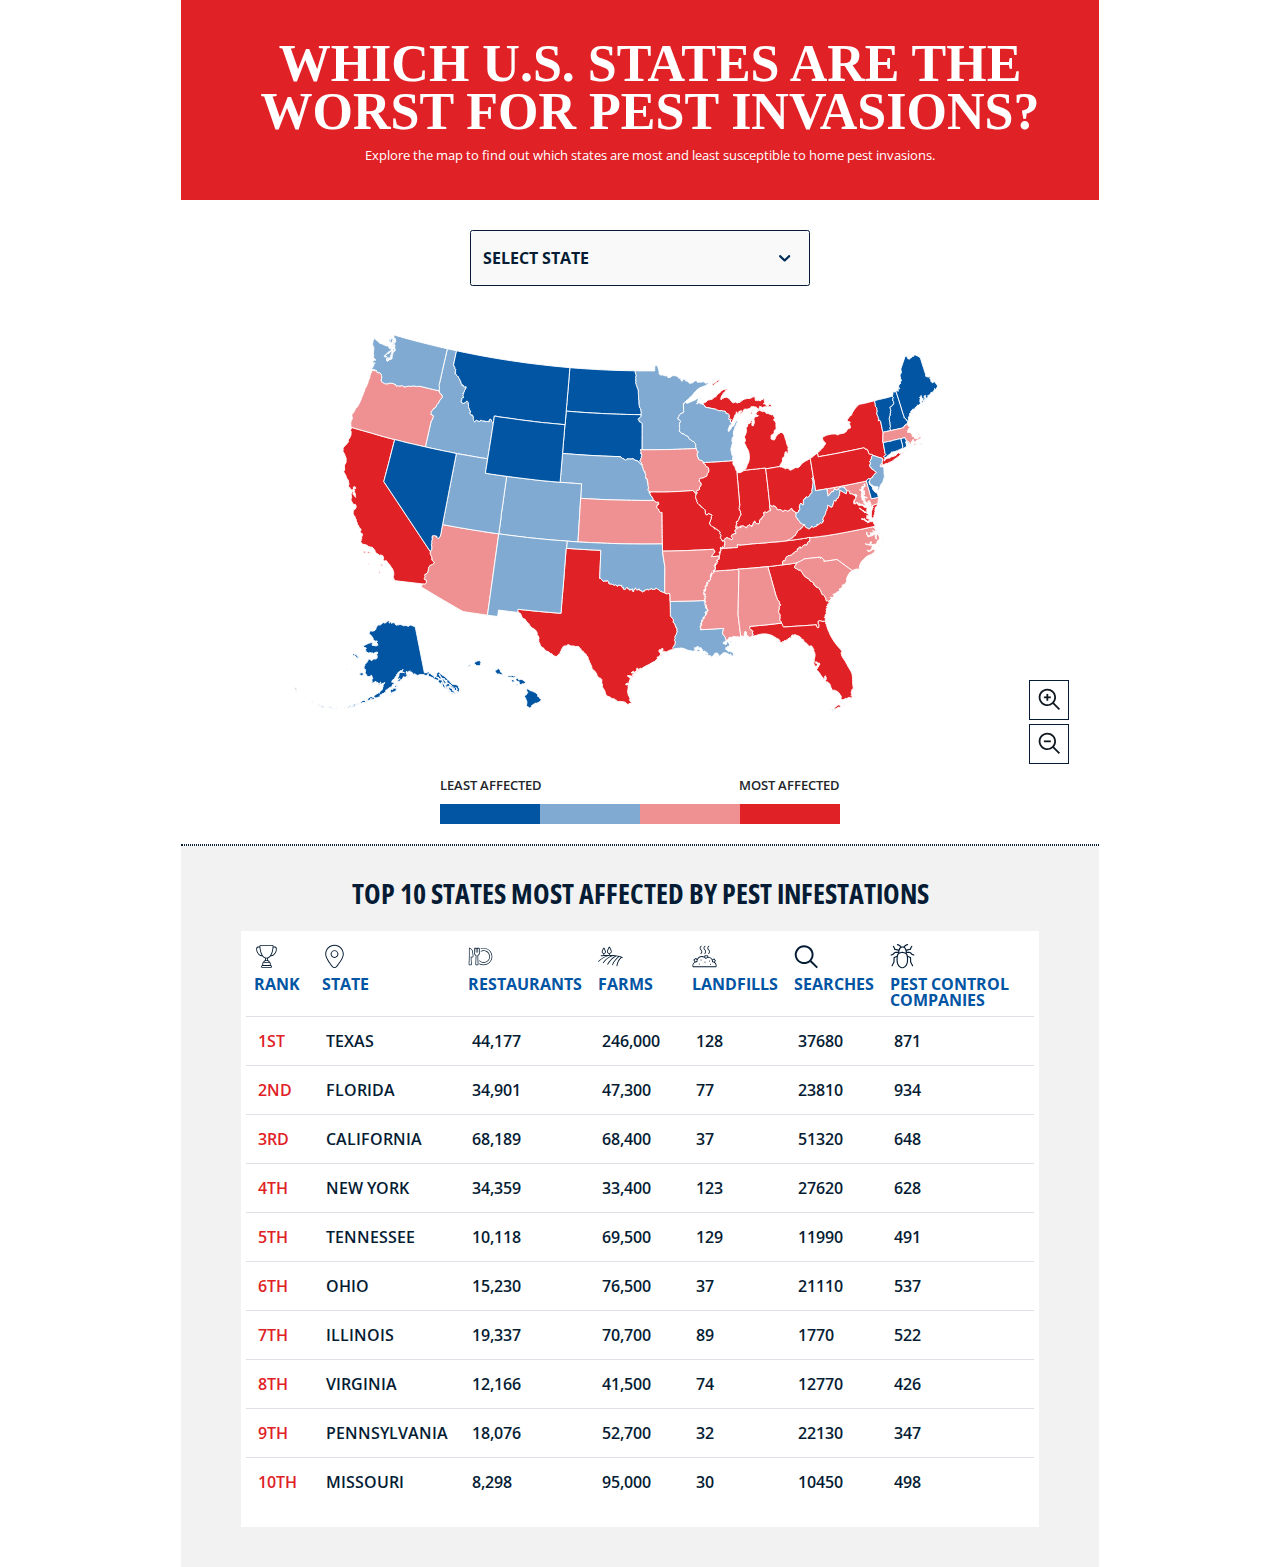
<file: map-one/index.html>
<!DOCTYPE html>
<html lang="en">

<head>
  <meta charset="UTF-8">
  <meta http-equiv="X-UA-Compatible" content="IE=edge">
  <meta name="viewport" content="width=device-width, initial-scale=1.0">
  <title>Most Common Pests States</title>

  <link rel="preconnect" href="https://fonts.googleapis.com" />
  <link rel="preconnect" href="https://fonts.gstatic.com" crossorigin />
  <link href="https://fonts.googleapis.com/css2?family=Open+Sans:wght@300;400;500;600;700;800&display=swap"
    rel="stylesheet" />

  <link rel="preconnect" href="https://fonts.googleapis.com">
  <link rel="preconnect" href="https://fonts.gstatic.com" crossorigin>
  <link href="https://fonts.googleapis.com/css2?family=Open+Sans:ital,wght@0,300..800;1,300..800&display=swap"
    rel="stylesheet">

  <link rel="stylesheet" href="./libs/css/tippy.min.css" />
  <link rel="stylesheet" href="./libs/css/swiper-bundle.min.css" />
  <link rel="stylesheet" href="./libs/css/choices.min.css" />
  <link rel="stylesheet" href="./libs/css/bootstrap.min.css" />
  <link rel="stylesheet" href="./styles/main.css" />
</head>

<body>
  <div class="container" id="root">
    <header>
      <div class="titles">
        <h1 class="main-title">Which U.S. States Are the Worst for Pest Invasions?</h1>
        <p class="sub-title">Explore the map to find out which states are most and least susceptible to home pest
          invasions. </p>
      </div>

    </header>

    <main>
      <div class="tab-content">

        <!-- OVERALL -->
        <div class="tab-pane fade show active overall-content" id="overall_content" role="tabpanel"
          aria-labelledby="overall-tab">
          <div class="map-content">
            <div class="dropdown">
              <select id="categories_select"></select>
            </div>

            <div class="overall-map">
              <div id="overall_map"></div>
              <div class="btn-zooms">
                <div class="mb-1">
                  <button class="btn btn-rect" id="zoom_in">
                    <img src="./images/zoom-in.svg">
                  </button>
                </div>

                <div>
                  <button class="btn btn-rect" id="zoom_out">
                    <img src="./images/zoom-out.svg">
                  </button>
                </div>
              </div>
              <div class="score-div">
                <label class="score-text">least affected</label>
                <label class="score-text">Most affected</label>
              </div>
              <div class="rank-line">
                <div class="rank-box first-rect"></div>
                <div class="rank-box second-rect"></div>
                <div class="rank-box third-rect"></div>
                <div class="rank-box fourth-rect"></div>
              </div>


            </div>

          </div>

          <div class="wrap-line"></div>
          <div class="table-div">
            <div class="table-title"></div>

            <div class="table-box">
              <div class="table-content">
                <div class="table" id="table">


                </div>
              </div>

            </div>
          </div>
        </div>

        <!-- STATES -->

        <div class="tab-pane fade state-content" id="state_content" role="tabpanel" aria-labelledby="state-tab">
          <div class="row m-0 state-content-row">
            <div class="col-12 col-sm-6 p-0">
              <div class="left-column">


                <div class="states-map">
                  <div id="state_map"></div>
                  <div id="state_map_legend"></div>
                </div>
              </div>
            </div>

            <div class="col-12 col-sm-6 p-0">
              <div class="right-column">
              </div>
            </div>
          </div>

          <footer>
            <img src="./images/excel-logo.svg" />
          </footer>
        </div>
      </div>
    </main>
  </div>
  <script src="./libs/js/jquery.js"></script>
  <script src="./libs/js/bootstrap.min.js"></script>
  <script src="./libs/js/popper.min.js"></script>
  <script src="./libs/js/tippy.min.js"></script>
  <script src="./libs/js/swiper-bundle.min.js"></script>
  <script src="./libs/js/d3.v7.min.js"></script>
  <script src="./libs/js/topojson-client.min.js"></script>
  <script src="./libs/js/choices.min.js"></script>
  <script src="./scripts/utils.js"></script>
  <script src="./scripts/us-map.js"></script>
  <script src="./scripts/main.js"></script>
</body>

</html>
</file>
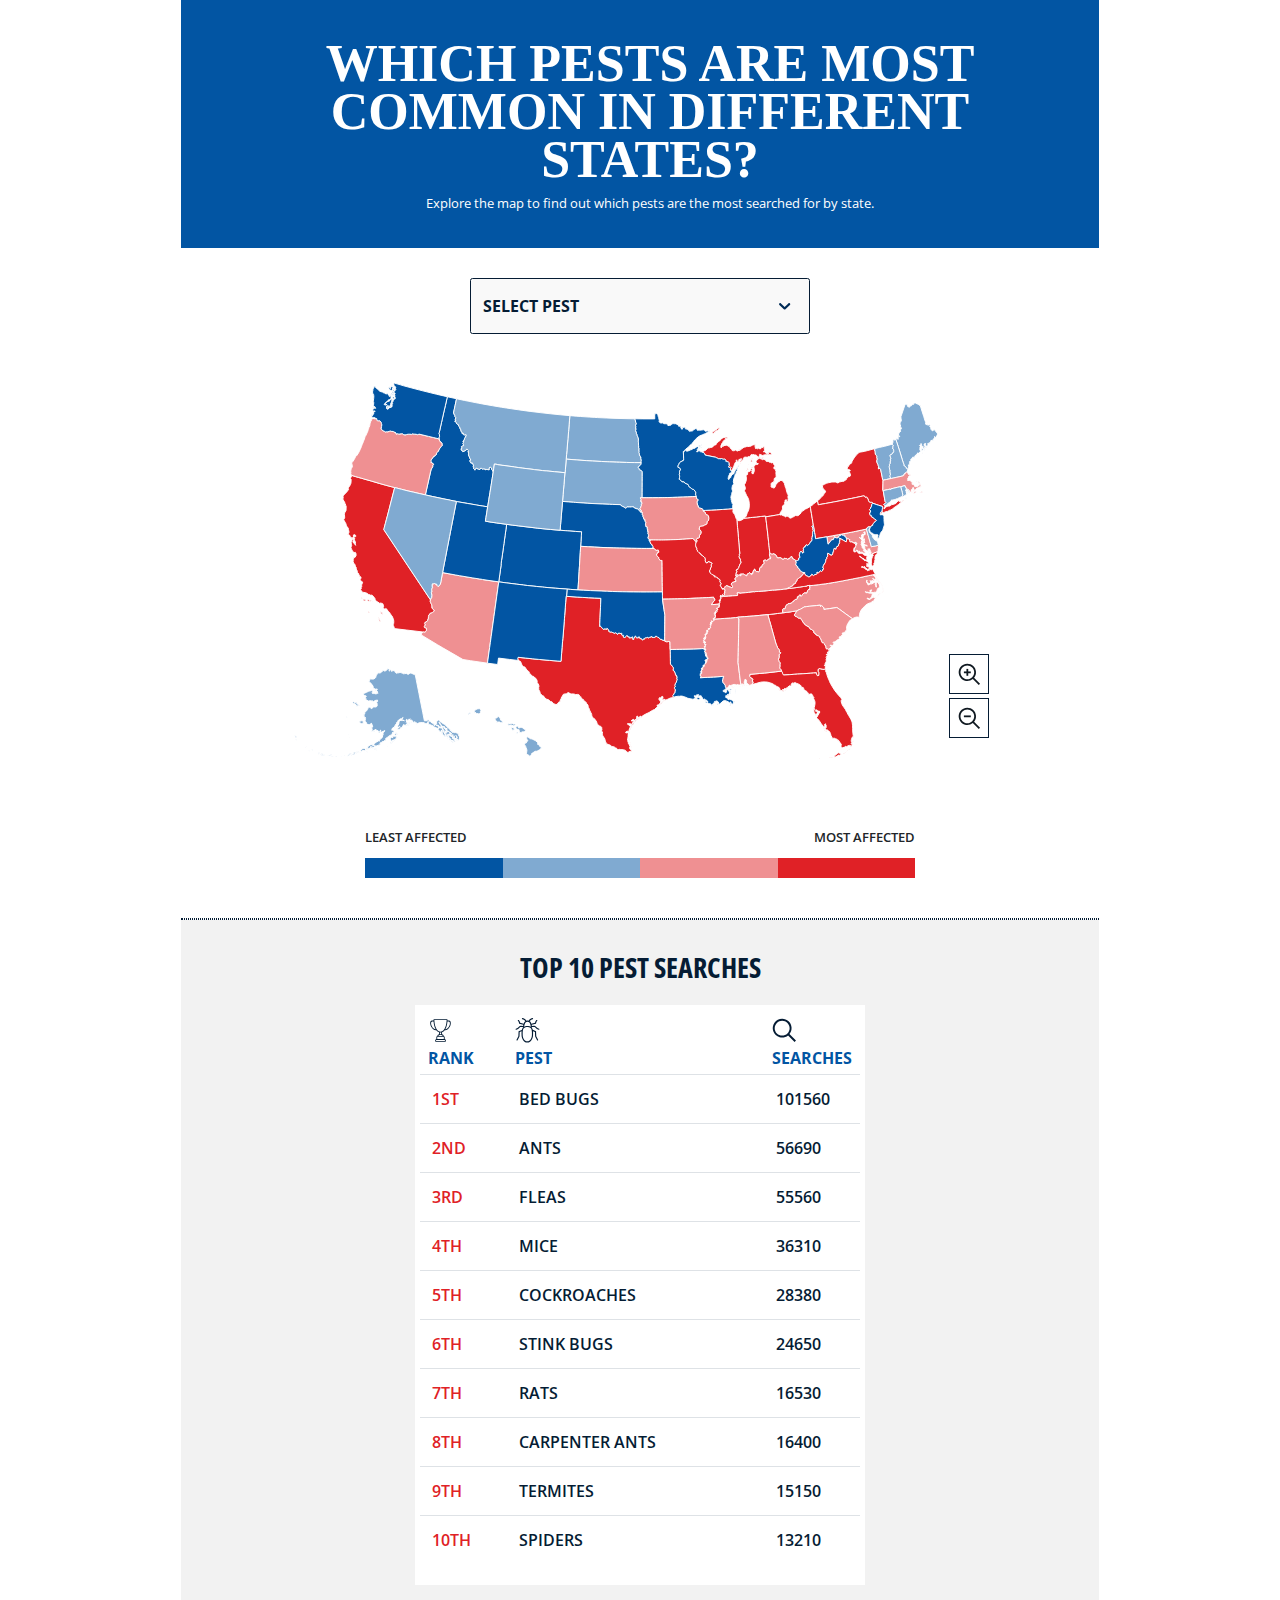
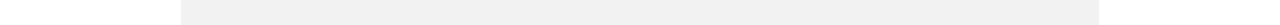
<file: map-two/index.html>
<!DOCTYPE html>
<html lang="en">

<head>
  <meta charset="UTF-8">
  <meta http-equiv="X-UA-Compatible" content="IE=edge">
  <meta name="viewport" content="width=device-width, initial-scale=1.0">
  <title>Most Common Pests States</title>

  <link rel="preconnect" href="https://fonts.googleapis.com" />
  <link rel="preconnect" href="https://fonts.gstatic.com" crossorigin />
  <link href="https://fonts.googleapis.com/css2?family=Open+Sans:wght@300;400;500;600;700;800&display=swap"
    rel="stylesheet" />

  <link rel="preconnect" href="https://fonts.googleapis.com">
  <link rel="preconnect" href="https://fonts.gstatic.com" crossorigin>
  <link href="https://fonts.googleapis.com/css2?family=Open+Sans:ital,wght@0,300..800;1,300..800&display=swap"
    rel="stylesheet">

  <link rel="stylesheet" href="./libs/css/tippy.min.css" />
  <link rel="stylesheet" href="./libs/css/swiper-bundle.min.css" />
  <link rel="stylesheet" href="./libs/css/choices.min.css" />
  <link rel="stylesheet" href="./libs/css/bootstrap.min.css" />
  <link rel="stylesheet" href="./styles/main.css" />
</head>

<body>
  <div class="container" id="root">
    <header>
      <div class="titles">
        <h1 class="main-title">Which Pests Are Most Common in Different States?</h1>
        <p class="sub-title">Explore the map to find out which pests are the most searched for by state.</p>
      </div>

    </header>

    <main>
      <div class="tab-content">

        <!-- OVERALL -->
        <div class="tab-pane fade show active overall-content" id="overall_content" role="tabpanel"
          aria-labelledby="overall-tab">
          <div class="map-content">
            <div class="dropdown">
              <select id="categories_select"></select>
            </div>

            <div class="overall-map">
              <div id="overall_map"></div>
              <div class="btn-zooms">
                <div class="mb-1">
                  <button class="btn btn-rect" id="zoom_in">
                    <img src="./images/zoom-in.svg">
                  </button>
                </div>

                <div>
                  <button class="btn btn-rect" id="zoom_out">
                    <img src="./images/zoom-out.svg">
                  </button>
                </div>
              </div>
              <div class="score-div">
                <label class="score-text">least affected</label>
                <label class="score-text">Most affected</label>
              </div>
              <div class="rank-line">
                <div class="rank-box first-rect"></div>
                <div class="rank-box second-rect"></div>
                <div class="rank-box third-rect"></div>
                <div class="rank-box fourth-rect"></div>
              </div>
            </div>

          </div>


          <div class="wrap-line"></div>


          <div class="table-div">
            <div class="table-title"></div>

            <div class="table-box">
              <div class="table-content">
                <div class="table" id="table"> </div>
              </div>
            </div>

          </div>


        </div>

      </div>
  </div>

  </div>
  </main>
  </div>
  <script src="./libs/js/jquery.js"></script>
  <script src="./libs/js/bootstrap.min.js"></script>
  <script src="./libs/js/popper.min.js"></script>
  <script src="./libs/js/tippy.min.js"></script>
  <script src="./libs/js/swiper-bundle.min.js"></script>
  <script src="./libs/js/d3.v7.min.js"></script>
  <script src="./libs/js/topojson-client.min.js"></script>
  <script src="./libs/js/choices.min.js"></script>
  <script src="./scripts/utils.js"></script>
  <script src="./scripts/us-map.js"></script>
  <script src="./scripts/main.js"></script>
</body>

</html>
</file>
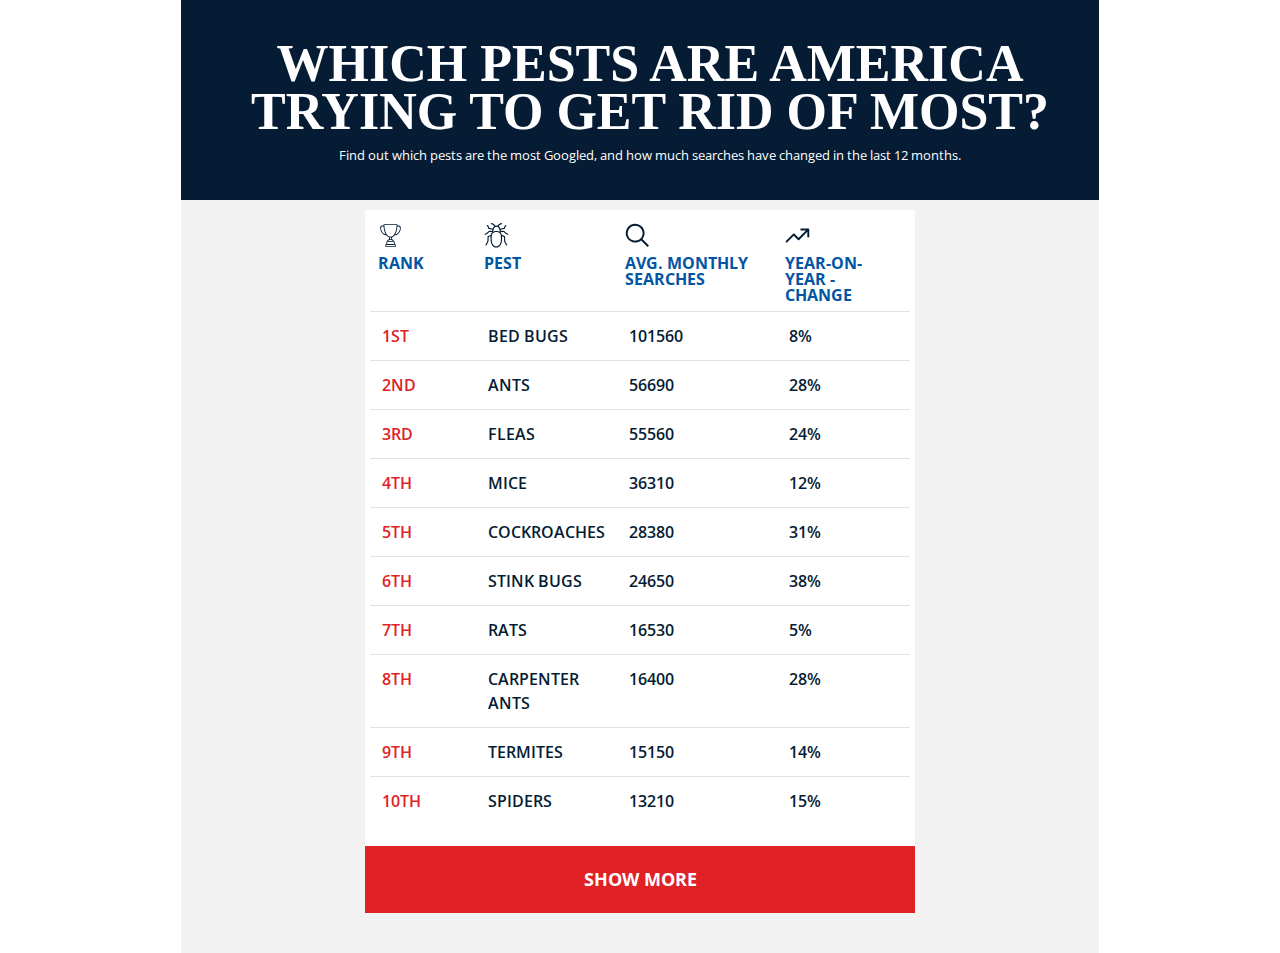
<file: table/index.html>
<!DOCTYPE html>
<html lang="en">

<head>
  <meta charset="UTF-8">
  <meta http-equiv="X-UA-Compatible" content="IE=edge">
  <meta name="viewport" content="width=device-width, initial-scale=1.0">
  <title>Most Common Pests States</title>

  <link rel="preconnect" href="https://fonts.googleapis.com" />
  <link rel="preconnect" href="https://fonts.gstatic.com" crossorigin />
  <link href="https://fonts.googleapis.com/css2?family=Open+Sans:wght@300;400;500;600;700;800&display=swap"
    rel="stylesheet" />

  <link rel="preconnect" href="https://fonts.googleapis.com">
  <link rel="preconnect" href="https://fonts.gstatic.com" crossorigin>
  <link href="https://fonts.googleapis.com/css2?family=Open+Sans:ital,wght@0,300..800;1,300..800&display=swap"
    rel="stylesheet">

  <link rel="stylesheet" href="./libs/css/tippy.min.css" />
  <link rel="stylesheet" href="./libs/css/swiper-bundle.min.css" />
  <link rel="stylesheet" href="./libs/css/choices.min.css" />
  <link rel="stylesheet" href="./libs/css/bootstrap.min.css" />
  <link rel="stylesheet" href="./styles/main.css" />
</head>

<body>
  <div class="container" id="root">
    <header>
      <div class="titles">

        <h1 class="main-title">Which pests are America <br /> trying to get rid of most?</h1>
        <h1 class="main-title-mobile">Which pests are America trying to get rid of most?</h1>
        <p class="sub-title">Find out which pests are the most Googled, and how much searches have changed in the last
          12 months.</p>
      </div>

    </header>

    <main>
      <div class="tab-content">

        <!-- OVERALL -->
        <div class="tab-pane fade show active overall-content" id="overall_content" role="tabpanel"
          aria-labelledby="overall-tab">


          <div class="table-div">
            <div class="table-box">
              <div class="table-content">
                <div class="table" id="table"> </div>
              </div>
              <div class="show-more" id="show_more">SHOW MORE</div>
            </div>

          </div>


        </div>

      </div>
  </div>

  </div>
  </main>
  </div>

  <script src="./libs/js/jquery.js"></script>
  <script src="./libs/js/bootstrap.min.js"></script>
  <script src="./libs/js/popper.min.js"></script>
  <script src="./libs/js/tippy.min.js"></script>
  <script src="./libs/js/swiper-bundle.min.js"></script>
  <script src="./libs/js/d3.v7.min.js"></script>
  <script src="./libs/js/topojson-client.min.js"></script>
  <script src="./libs/js/choices.min.js"></script>
  <script src="./scripts/utils.js"></script>
  <script src="./scripts/us-map.js"></script>
  <script src="./scripts/main.js"></script>
</body>

</html>
</file>
<file: map-one/styles/main.css>
:root {
  --dark-blue: #051C34;
  --blue: #012C57;
  --red: #E02126;
  --padding-desktop: 40px;
  --padding-mobile: 20px;

  --current-main-color: #0355A3;
  --current-main-color-state: #0355A3;
  --current-secondary-color-state: #E6EEF6;
  --swiper-navigation-size: 14px;
  --swiper-navigation-color: #ffffff;
  --swiper-pagination-color: #ffffff;
  --swiper-pagination-bullet-inactive-color: #E7E7E7;
  --swiper-pagination-bullet-inactive-opacity: 1;
}

@font-face {
  font-family: 'Open Sans Condensed';
  src: url(./fonts/OpenSans_Condensed-Bold.ttf);
}

.text-bold {
  font-weight: 700;
  font-size: 16px;
  line-height: 22px;
  color: var(--blue)
}


html,
body {
  font-family: "Open Sans", sans-serif;
}


/* Tooltip */
.tippy-box {
  background: transparent !important;
  padding: 0;
  box-shadow: 0px 8px 15px rgba(0, 0, 0, 0.2);
}

.tippy-content {
  padding: 0px !important;
  box-shadow: none !important;
  background: transparent;
}

.tippy-box .name-and-rank {
  background-color: white;
  border: 2px solid black;
  padding: 10px 12px;
  min-width: 150px;
  font-family: Open Sans Condensed;
  font-size: 20px;
  font-weight: 700;
  line-height: 26px;
  text-align: left;
  color: #051C34
}


.tippy-box .states-tooltip {
  background-color: white;
  padding: 4px 10px;
  white-space: nowrap;
}

.tippy-box .name-and-rank .name {
  font-weight: 700;
  font-size: 16px;
  line-height: 22px;
  color: #060633;
}

.tippy-box .name-and-rank .rank {
  font-weight: 400;
  font-size: 13.33px;
  line-height: 18px;
  color: var(--dark-blue)
}

.map-tooltip {
  display: flex;
}

.map-tooltip .btn {
  height: 60px;
  max-height: auto;
}

.map-tooltip .btn-wrap:first-of-type .btn {
  border-radius: 4px 0px 0px 4px;
}

.map-tooltip .btn-wrap:last-of-type .btn {
  border-radius: 0px 4px 4px 0px;
}

.tooltip-arrow-btn svg {
  pointer-events: none;
}


/* Layout */

.container {
  padding: 0px;
  max-width: 918px;
}

.left-column {
  padding: 24px 20px 0px 20px;
}

.overall-content footer {
  background-color: var(--dark-blue);
  text-align: center;
  padding: 12px;
}

.state-content {
  position: relative;
}

.state-content-row {
  background: linear-gradient(180deg, #E3F0FD 0%, rgba(227, 240, 253, 0) 100%);
}

.state-content footer {
  background-color: var(--dark-blue);
  padding: 150px 40px 20px 40px;
  position: absolute;
  bottom: -1px;
  left: 0px;
  z-index: 0;
  width: 100%;
  text-align: center;
}

header {
  background-color: var(--red);
}

header .titles {
  padding: var(--padding-mobile);
  color: #fff;
  text-align: center;
  padding: 40px 20px 20px 40px;

}

.main-title {
  font-family: DIN Condensed;
  font-size: 52px;
  font-weight: 700;
  line-height: 48px;
  text-align: center;
  text-transform: uppercase;
}

.sub-title {
  margin-top: 10px;
  font-weight: 400;
  font-size: 13.33px;
  line-height: 18px;
}

.nav-link {
  width: 100%;
  border: none;
  background-color: transparent;
  border-radius: 0px !important;
  font-weight: 600;
  border-bottom: 4px solid #aaafc7;
  font-weight: 600;
  font-size: 16px;
  line-height: 22px;
  padding: 12px 1rem;
  color: #fff;
}

.nav-link:focus {
  outline: none;
}

.nav-link:hover {
  color: #fff;
}

.nav-link.active {
  border-bottom: 4px solid #e34053;
  background-color: transparent !important;
}

/* Category slider */
.categories-slider {
  padding: 20px 20px;
}

.category-slide {
  height: 52px;
  width: calc(100vw - 44px * 2 - 20px * 2);
  background-color: #fff;
  opacity: 0.4;
  color: var(--blue);
  text-align: left;
  display: flex;
  align-items: center;
  border-radius: 0px;
}

.category-slide .category-label {
  color: var(--blue);
  font-weight: 700;
  font-size: 13px;
  line-height: 18px;
  margin-left: 8px;
}

.category-slide.swiper-slide-active {
  opacity: 1;
}

.category-slide-prev {
  background: var(--dark-blue);
  border: 1.5px solid var(--dark-blue);
  border-radius: 4px 0px 0px 4px;
  height: 52px;
  width: 44px;
  left: 0;
  top: 0;
  margin-top: 0px;
}

.category-slide-next {
  background: var(--dark-blue);
  border: 1.5px solid var(--dark-blue);
  border-radius: 0px 4px 4px 0px;
  right: 0;
  top: 0;
  height: 52px;
  width: 44px;
  margin-top: 0px;
}

/* End of category slider */

/* overall map */

.state.highlighted {
  fill: #051C34;
}

.overall-map {
  padding: 0px;
  position: relative;
}

.legend .legend-rect {
  width: 100%;
  border-radius: 4px;
  height: 16px;
  margin-bottom: 8px;
}

.legend .legend-labels {
  display: flex;
  width: 100%;
  align-items: center;
  justify-content: space-between;
  font-weight: 600;
  font-size: 13.33px;
  line-height: 15px;
  color: #192435;
}

.overall-map .legend {
  width: 100%;
  margin: 0 auto;
}

/* rank div */
.score-div {
  display: flex;
  margin: 0 auto;
  max-width: 350px;
  justify-content: space-between;
}

.score-text {
  text-transform: uppercase;
  font-size: 13px;
  font-weight: 600;
  text-align: left;
  font-family: 'Open Sans'
}

.rank-line {
  margin: 0 auto;
  margin-bottom: 20px;
  display: flex;
  max-width: 350px;
}

.rank-value {
  color: #E02126
}

.rank-box {
  width: 25%;
}

.first-rect {
  background-color: #0255A3;
  padding: 10px;
}

.second-rect {
  background-color: #0255A3;
  opacity: 50%;
}

.third-rect {
  background-color: #E02126;
  opacity: 50%;
}

.fourth-rect {
  background-color: #E02126;
}


/* End of overall map */


/* States map */

.states-map {
  display: none;
}

/* End of states map */

/* Start of table */

.table-div {
  padding: 5px;
  font-family: 'Open Sans Condensed' !important
}

.table-box {
  background-color: #ffffff;
  width: 100%;
  margin: 0 auto;
  text-transform: uppercase;
}

.table-row {
  display: flex;
  align-items: center;
  height: 35px;
  font-family: "Open Sans", sans-serif;
  border-bottom: 0.5px solid #C4C4C4;
  width: 100%;
  padding: 0px 6px;
  cursor: pointer;
}

.table-body-row {
  font-family: "Open Sans";
  font-size: 16px;
  font-weight: 600;
  text-align: left;
  color: #051C34
}

.table-body-row td {
  font-family: "Open Sans" sans-serif;
}

.table-icon {
  width: 25px;
  height: 25px;
}

.table-cell {
  font-family: "Open Sans", sans-serif;
  text-transform: uppercase
}

.header-box {
  font-family: 'Open Sans', sans-serif;
  font-size: 16px;
  font-weight: 700;
  line-height: 16px;
  text-align: left;
}

.header-label {
  margin-top: 7px;
  font-family: 'Open Sans';
  font-size: 16px;
  font-weight: 700;
  text-align: left;
  color: #0255A3
}

.table-label {
  margin-top: 2px;
  font-family: "Open Sans", sans-serif;
  font-size: 16px;
  font-weight: 700;
  line-height: 40px;
  text-align: left;
  color: #0255A3;
  text-transform: uppercase
}

.table-header-row th {
  border-top: none !important
}

tr td:first-child {
  color: #E02126;
}

.table th {
  padding: 0.50rem !important
}

.table-row:not([data-value="overall"]):hover .rank {
  font-weight: 800;
}

.table-row:not([data-value="overall"]):hover .name {
  font-weight: 800;
}

.table-content {
  padding: 5px;
  font-family: "Open Sans", sans-serif;
  overflow-x: auto;
  max-width: 500px
}

/* End of table */


.map-content {
  padding: 10px 10px 0px 10px;
  background-color: #ffffff
}

/* Dropdown */

.dropdown {
  width: 340px;
  margin: 20px auto;
  z-index: 999;
}


.choice-label {
  display: flex;
  align-items: center;
  gap: 10px;
}

.choices__inner {
  text-transform: uppercase;
  height: 56px;
  border: 1.5px solid #051C34;
  color: var(--dark-blue);
  font-style: normal;
  font-weight: 700;
  font-size: 16px;
  line-height: 20px;
}

.choices__list--single {
  height: 100%;
  display: flex;
  align-items: center;
  padding-right: 24px;
}

.choices__list--single .choices__item {
  max-width: 100%;
  white-space: nowrap;
  overflow: hidden;
  text-overflow: ellipsis;
  text-transform: uppercase;
}

.is-open .choices__inner,
.is-focused .choices__inner {
  border: 1.5px solid var(--dark-blue);
}

.choices[data-type*="select-one"]:after {
  border-color: transparent;
  border-width: 0px;
  margin-top: 0px;
  background-image: url("../images/arrow.svg");
  background-repeat: no-repeat;
  background-size: 12px 7px;
  background-position: center;
  right: 0px;
  top: 0px;
  width: 50px;
  text-transform: uppercase;
  height: 100%;
  transform-origin: center;
}


.choices.is-open.is-focused:after {
  border-color: transparent;
  transform: rotate(180deg);
  margin-top: 0px;
}


.choices__list--dropdown {
  margin-top: 0px;
  border: 2px solid var(--dark-blue) !important;
}

.choices__list--dropdown .choices__item {
  font-weight: 600;
  font-size: 16px;
  line-height: 22px;
  text-transform: uppercase;
  padding-left: 40px;
}

.choices__list--dropdown .choices__item[data-value=''] {
  display: none;
}

.choices__list--dropdown .choices__item.is-selected {
  background-color: var(--red);
  color: #ffffff;
}


.choices__list--single .choices__item:before {
  content: "";
  background-color: var(--overall);
  width: 40px;
  height: 40px;
  position: absolute;
  left: 8px;
  top: 8px;
}

.choices__list .choices__item--choice:before {
  content: "";
  background-repeat: no-repeat;
  background-size: 40px 40px;
  background-position: center;
  width: 40px;
  height: 40px;
  position: absolute;
  left: 8px;
  top: 8px;
}

/* buttons */
.btn-zooms {
  position: absolute;
  right: 20px;
  bottom: 60px;
}

.btn.focus,
.btn:focus {
  outline: none !important;
  box-shadow: none !important
}

.btn-rect {
  border: 1px solid #051C34;
  background: #FFF;
  border-radius: 0 !important;
  width: 40px;
  height: 40px;
  padding: 6px;
  display: flex;
  align-items: center;
  justify-content: center;
  pointer-events: all;
}

.wrap-line {
  border: 1px dotted #051C34;
}

.table-title {
  text-transform: uppercase;
  margin-top: 30px;
  font-family: 'Open Sans Condensed';
  font-size: 28px;
  font-weight: 700 !important;
  line-height: 35px;
  text-align: center;
  margin: 20px 0px;
  color: var(--dark-blue)
}

.is-highlighted,
.is-selected {
  background-color: var(--red) !important;
  color: #fff
}

.choices__list .choices__item--choice:hover {
  background-color: var(--red)
}

/* Choices  */

@media (min-width: 576px) {
  .container {
    padding: 0px;
    width: 100%
  }

  .overall-map {
    padding: 20px 20px 0px 20px;
    position: relative;
  }

  .table-row:nth-child(n + 6) {
    margin-left: 20px;
  }

  .table th {
    padding: 0.50rem !important
  }

  .table-content {
    padding: 5px;
    font-family: "Open Sans", sans-serif;
    max-width: 100%
  }

  .table-box {
    background-color: #ffffff;
    width: 789px;
    margin: 0 auto;
    text-transform: uppercase;
  }

  .table-div {
    padding: 10px 40px 40px 40px;
    background-color: #F2F2F2;
  }

  .table-row:nth-child(5),
  .table-row:nth-child(10) {
    border-bottom: none;
  }

  .overall-map .legend {
    width: 50%;
    margin: 0 auto;
  }

  .states-map {
    padding-top: 20px;
    display: block;
  }

  .left-column {
    padding: 30px 0px 30px 30px;
  }

  .states-slider .swiper-slide-prev {
    opacity: 0;
  }

  .state-content-row {
    background: linear-gradient(180deg, #E3F0FD 0%, rgba(227, 240, 253, 0) 20%, rgba(227, 240, 253, 0) 100%);
  }

  .state-content footer {
    padding: 110px 40px 24px 40px;
    text-align: left;
  }

  .states-slider .swiper {
    padding: 30px 0px 5px 0px;
  }

  .rank-line {
    margin: 0 auto;
    margin-bottom: 20px;
    display: flex;
    max-width: 400px;
  }

  .score-div {
    display: flex;
    margin: 0 auto;
    max-width: 400px;
    justify-content: space-between;
  }
}
</file>
<file: map-two/styles/main.css>
:root {
  --dark-blue: #051C34;
  --blue: #0255A3;
  --red: #E02126;
  --padding-desktop: 40px;
  --padding-mobile: 20px;

  --current-main-color: #0355A3;
  --current-main-color-state: #0355A3;
  --current-secondary-color-state: #E6EEF6;
  --swiper-navigation-size: 14px;
  --swiper-navigation-color: #ffffff;
  --swiper-pagination-color: #ffffff;
  --swiper-pagination-bullet-inactive-color: #E7E7E7;
  --swiper-pagination-bullet-inactive-opacity: 1;
}

.text-bold {
  font-weight: 700;
  font-size: 16px;
  line-height: 22px;
  color: var(--blue)
}


@font-face {
  font-family: 'Open Sans Condensed';
  src: url(./fonts/OpenSans_Condensed-Bold.ttf);
}



html,
body {
  font-family: "Open Sans", sans-serif;
}


/* Tooltip */
.tippy-box {
  background: transparent !important;
  padding: 0;
  box-shadow: 0px 8px 15px rgba(0, 0, 0, 0.2);
}

.tippy-content {
  padding: 0px !important;
  box-shadow: none !important;
  background: transparent;
}

.tippy-box .name-and-rank {
  background-color: white;
  border: 2px solid black;
  padding: 10px 12px;
  min-width: 150px;
  font-family: Open Sans Condensed;
  font-size: 20px;
  font-weight: 700;
  line-height: 26px;
  text-align: left;
  color: #051C34
}


.tippy-box .states-tooltip {
  background-color: white;
  padding: 4px 10px;
  white-space: nowrap;
}

.tippy-box .name-and-rank .name {
  font-weight: 700;
  font-size: 16px;
  line-height: 22px;
  color: #060633;
}

.tippy-box .name-and-rank .rank {
  font-weight: 400;
  font-size: 13.33px;
  line-height: 18px;
  color: var(--dark-blue)
}

.map-tooltip {
  display: flex;
}

.map-tooltip .btn {
  height: 60px;
  max-height: auto;
}

.map-tooltip .btn-wrap:first-of-type .btn {
  border-radius: 4px 0px 0px 4px;
}

.map-tooltip .btn-wrap:last-of-type .btn {
  border-radius: 0px 4px 4px 0px;
}

.tooltip-arrow-btn svg {
  pointer-events: none;
}

.top-10-table-tooltip {
  padding: 10px;
  border-radius: 40px;
  background-color: #fff;
}

.top-10-table-tooltip .stat-row {
  min-width: 280px;
  margin-bottom: 0px;
}

/* Tooltip */

/* Layout */

.container {
  padding: 0px;
  max-width: 918px;
}

.left-column {
  padding: 24px 20px 0px 20px;
}

.overall-content footer {
  background-color: var(--dark-blue);
  text-align: center;
  padding: 12px;
}

.state-content {
  position: relative;
}

.state-content-row {
  background: linear-gradient(180deg, #E3F0FD 0%, rgba(227, 240, 253, 0) 100%);
}

.state-content footer {
  background-color: var(--dark-blue);
  padding: 150px 40px 20px 40px;
  position: absolute;
  bottom: -1px;
  left: 0px;
  z-index: 0;
  width: 100%;
  text-align: center;
}

header {
  background-color: var(--blue);
}

header .titles {
  padding: var(--padding-mobile);
  color: #fff;
  text-align: center;
  padding: 40px 20px 20px 40px;

}

.main-title {
  font-family: DIN Condensed;
  font-size: 52px;
  font-weight: 700;
  line-height: 48px;
  text-align: center;
  text-transform: uppercase;
}

.sub-title {
  margin-top: 10px;
  font-weight: 400;
  font-size: 13.33px;
  line-height: 18px;
}

.nav-link {
  width: 100%;
  border: none;
  background-color: transparent;
  border-radius: 0px !important;
  font-weight: 600;
  border-bottom: 4px solid #aaafc7;
  font-weight: 600;
  font-size: 16px;
  line-height: 22px;
  padding: 12px 1rem;
  color: #fff;
}

.nav-link:focus {
  outline: none;
}

.nav-link:hover {
  color: #fff;
}

.nav-link.active {
  border-bottom: 4px solid #e34053;
  background-color: transparent !important;
}


/* End of category slider */

/* overall map */

.state.highlighted {
  fill: #051C34;
}

.overall-map {
  padding: 20px;
  position: relative;
}

.legend .legend-rect {
  width: 100%;
  border-radius: 4px;
  height: 16px;
  margin-bottom: 8px;
}

.legend .legend-labels {
  display: flex;
  width: 100%;
  align-items: center;
  justify-content: space-between;
  font-weight: 600;
  font-size: 13.33px;
  line-height: 15px;
  color: #192435;
}

.overall-map .legend {
  width: 100%;
  margin: 0 auto;
}

/* rank div */
.score-div {
  display: flex;
  margin: 0 auto;
  max-width: 350px;
  justify-content: space-between;
}

.score-text {
  text-transform: uppercase;
  font-size: 13px;
  font-weight: 600;
  line-height: 26px;
  text-align: left;

}

.rank-line {
  margin: 0 auto;
  margin-bottom: 20px;
  display: flex;
  max-width: 350px;
}

.rank-value {
  color: #E02126
}

.search-value {
  font-family: "Open Sans";
  font-size: 20px;
  font-weight: 600;
  line-height: 26px;
  text-align: left;
  margin-left: 5px;
}

.search-text {
  font-family: "Open Sans";
  font-size: 12px;
  font-weight: 600;
  text-align: left;
  margin-top: 7px;
}

.rank-box {
  width: 25%;
}

.first-rect {
  background-color: #0255A3;
  padding: 10px;
}

.second-rect {
  background-color: #0255A3;
  opacity: 50%;
}

.third-rect {
  background-color: #E02126;
  opacity: 50%;
}

.fourth-rect {
  background-color: #E02126;
}


/* End of overall map */


/* States map */

.states-map {
  display: none;
}

/* End of states map */


.rank {
  color: var(--red)
}

/* End of top 10 table */


.map-content {
  padding: 10px 10px 0px 10px;
  background-color: #ffffff
}

/* Start of table */

.table-div {
  padding: 5px;
  font-family: 'Open Sans Condensed' !important
}

.table-box {
  background-color: #ffffff;
  width: 100%;
  margin: 0 auto;
  text-transform: uppercase;
}

.table-row {
  display: flex;
  align-items: center;
  height: 35px;
  font-family: "Open Sans", sans-serif;
  border-bottom: 0.5px solid #C4C4C4;
  width: 100%;
  padding: 0px 6px;
  cursor: pointer;
}

.table-body-row {
  font-family: "Open Sans";
  font-size: 16px;
  font-weight: 600;
  text-align: left;
  color: #051C34
}

.table-body-row td {
  font-family: "Open Sans" sans-serif;
}

.table-icon {
  width: 25px;
  height: 25px;
}

.table-cell {
  font-family: "Open Sans", sans-serif;
  text-transform: uppercase
}

.header-box {
  font-family: 'Open Sans', sans-serif;
  font-size: 16px;
  font-weight: 700;
  line-height: 16px;
  text-align: left;
}

.header-label {
  margin-top: 7px;
  font-family: 'Open Sans';
  font-size: 16px;
  font-weight: 700;
  text-align: left;
  color: #0255A3
}

.table-label {
  margin-top: 2px;
  font-family: "Open Sans", sans-serif;
  font-size: 16px;
  font-weight: 700;
  line-height: 40px;
  text-align: left;
  color: #0255A3;
  text-transform: uppercase
}

.table-header-row th {
  border-top: none !important
}

tr td:first-child {
  color: #E02126;
}

.table th {
  padding: 0.50rem !important
}

.table-row:not([data-value="overall"]):hover .rank {
  font-weight: 800;
}

.table-row:not([data-value="overall"]):hover .name {
  font-weight: 800;
}

.table-content {
  padding: 5px;
  font-family: "Open Sans", sans-serif;
  overflow-x: auto;
  /* max-width: 500px */
}

/* End of Table */

/* Dropdown */

.dropdown {
  width: 340px;
  margin: 20px auto;
  z-index: 999;
}

.choice-label {
  display: flex;
  align-items: center;
  gap: 10px;
}

.choices__inner {
  text-transform: uppercase;
  height: 56px;
  border: 1.5px solid #051C34;
  color: var(--dark-blue);
  font-style: normal;
  font-weight: 700;
  font-size: 16px;
  line-height: 20px;
}

.choices__list--single {
  height: 100%;
  display: flex;
  align-items: center;
  padding-right: 24px;
}

.choices__list--single .choices__item {
  max-width: 100%;
  white-space: nowrap;
  overflow: hidden;
  text-overflow: ellipsis;
  text-transform: uppercase;
}

.is-open .choices__inner,
.is-focused .choices__inner {
  border: 1.5px solid var(--dark-blue);
}

.choices[data-type*="select-one"]:after {
  border-color: transparent;
  border-width: 0px;
  margin-top: 0px;
  background-image: url("../images/arrow.svg");
  background-repeat: no-repeat;
  background-size: 12px 7px;
  background-position: center;
  right: 0px;
  top: 0px;
  width: 50px;
  text-transform: uppercase;
  height: 100%;
  transform-origin: center;
}

.choices__item,
.choices__item--choice {
  display: flex;
  align-items: center;
}

.choices__item::before,
.choices__item--choice::before {
  content: attr(data-icon);
  margin-right: 8px;
  font-size: 16px;
}

.choices.is-open.is-focused:after {
  border-color: transparent;
  transform: rotate(180deg);
  margin-top: 0px;
}


.choices__list--dropdown {
  margin-top: 0px;
  border: 2px solid var(--dark-blue) !important;
}

.choices__list--dropdown .choices__item {
  font-weight: 600;
  font-size: 16px;
  line-height: 22px;
  text-transform: uppercase;
  padding-left: 40px;
}

.choices__list--dropdown .choices__item[data-value=''] {
  display: none;
}

.choices__list--dropdown .choices__item.is-selected {
  background-color: var(--red);
  color: #ffffff;
}


.choices__list--single .choices__item:before {
  content: "";
  background-color: var(--overall);
  width: 40px;
  height: 40px;
  position: absolute;
  left: 8px;
  top: 8px;
}

.choices__list .choices__item--choice:before {
  content: "";
  background-repeat: no-repeat;
  background-size: 40px 40px;
  background-position: center;
  width: 40px;
  height: 40px;
  position: absolute;
  left: 8px;
  top: 8px;
}


/* buttons */
.btn-zooms {
  position: absolute;
  right: 20px;
  bottom: 100px;
}


.btn.focus,
.btn:focus {
  outline: none !important;
  box-shadow: none !important
}

.btn-rect {
  border: 1px solid #051C34;
  background: #FFF;
  border-radius: 0 !important;
  width: 40px;
  height: 40px;
  padding: 6px;
  display: flex;
  align-items: center;
  justify-content: center;
  pointer-events: all;
}


.wrap-line {
  border: 1px dotted #051C34;
}

.table-title {
  text-transform: uppercase;
  margin-top: 30px;
  font-family: 'Open Sans Condensed';
  font-size: 28px;
  font-weight: 700 !important;
  line-height: 35px;
  text-align: center;
  margin: 20px 0px;
  color: var(--dark-blue)
}


.is-highlighted,
.is-selected {
  background-color: var(--red) !important;
  color: #fff
}

.choices__list .choices__item--choice:hover {
  background-color: var(--red)
}

/* Choices  */

@media (min-width: 576px) {
  .container {
    padding: 0px;
    max-width: 918px;

    /* border: 1px solid #012C57; */
  }

  .table-title {
    text-align: center;
  }

  .table th {
    padding: 0.50rem !important
  }

  .table-content {
    padding: 5px;
    font-family: "Open Sans", sans-serif;
    max-width: 100%
  }

  .table-box {
    background-color: #ffffff;
    width: 450px;
    margin: 0 auto;
    text-transform: uppercase;
  }

  .table-div {
    padding: 10px 40px 40px 40px;
    background-color: #F2F2F2;
  }

  /* buttons */
  .btn-zooms {
    position: absolute;
    right: 100px;
    bottom: 180px;
  }



  .overall-map .legend {
    width: 50%;
    margin: 0 auto;
  }

  .states-map {
    padding-top: 20px;
    display: block;
  }

  .left-column {
    padding: 30px 0px 30px 30px;
  }

  .states-slider .swiper-slide-prev {
    opacity: 0;
  }

  .state-content-row {
    background: linear-gradient(180deg, #E3F0FD 0%, rgba(227, 240, 253, 0) 20%, rgba(227, 240, 253, 0) 100%);
  }

  .state-content footer {
    padding: 110px 40px 24px 40px;
    text-align: left;
  }

  .states-slider .swiper {
    padding: 30px 0px 5px 0px;
  }

  .rank-line {
    margin: 0 auto;
    margin-bottom: 20px;
    display: flex;
    max-width: 550px;
  }

  .score-div {
    display: flex;
    margin: 0 auto;
    max-width: 550px;
    justify-content: space-between;
  }
}
</file>
<file: table/styles/main.css>
:root {
  --dark-blue: #051C34;
  --blue: #0255A3;
  --red: #E02126;
  --padding-desktop: 40px;
  --padding-mobile: 40px 20px;

  --current-main-color: #0355A3;
  --current-main-color-state: #0355A3;
  --current-secondary-color-state: #E6EEF6;
  --swiper-navigation-size: 14px;
  --swiper-navigation-color: #ffffff;
  --swiper-pagination-color: #ffffff;
  --swiper-pagination-bullet-inactive-color: #E7E7E7;
  --swiper-pagination-bullet-inactive-opacity: 1;
}

.text-bold {
  font-weight: 700;
  font-size: 16px;
  line-height: 22px;
  color: var(--blue)
}


@font-face {
  font-family: 'Open Sans Condensed';
  src: url(./fonts/OpenSans_Condensed-Bold.ttf);
}



html,
body {
  font-family: "Open Sans", sans-serif;
}


/* Tooltip */
.tippy-box {
  background: transparent !important;
  padding: 0;
  box-shadow: 0px 8px 15px rgba(0, 0, 0, 0.2);
}

.tippy-content {
  padding: 0px !important;
  box-shadow: none !important;
  background: transparent;
}

.tippy-box .name-and-rank {
  background-color: white;
  border: 2px solid black;
  padding: 10px 12px;
  min-width: 150px;
  font-family: Open Sans Condensed;
  font-size: 20px;
  font-weight: 700;
  line-height: 26px;
  text-align: left;
  color: #051C34
}


.tippy-box .states-tooltip {
  background-color: white;
  padding: 4px 10px;
  white-space: nowrap;
}

.tippy-box .name-and-rank .name {
  font-weight: 700;
  font-size: 16px;
  line-height: 22px;
  color: #060633;
}

.tippy-box .name-and-rank .rank {
  font-weight: 400;
  font-size: 13.33px;
  line-height: 18px;
  color: var(--dark-blue)
}

.map-tooltip {
  display: flex;
}

.map-tooltip .btn {
  height: 60px;
  max-height: auto;
}

.map-tooltip .btn-wrap:first-of-type .btn {
  border-radius: 4px 0px 0px 4px;
}

.map-tooltip .btn-wrap:last-of-type .btn {
  border-radius: 0px 4px 4px 0px;
}

.tooltip-arrow-btn svg {
  pointer-events: none;
}

.top-10-table-tooltip {
  padding: 10px;
  border-radius: 40px;
  background-color: #fff;
}

.top-10-table-tooltip .stat-row {
  min-width: 280px;
  margin-bottom: 0px;
}

/* Tooltip */

/* Layout */

.container {
  padding: 0px;
  max-width: 918px;
}

.left-column {
  padding: 24px 20px 0px 20px;
}

.overall-content footer {
  background-color: var(--dark-blue);
  text-align: center;
  padding: 12px;
}

.state-content {
  position: relative;
}

.state-content-row {
  background: linear-gradient(180deg, #E3F0FD 0%, rgba(227, 240, 253, 0) 100%);
}

.state-content footer {
  background-color: var(--dark-blue);
  padding: 150px 40px 20px 40px;
  position: absolute;
  bottom: -1px;
  left: 0px;
  z-index: 0;
  width: 100%;
  text-align: center;
}

header {
  background-color: var(--dark-blue);
}

header .titles {
  padding: var(--padding-mobile);
  color: #fff;
  text-align: center;
}

.main-title {
  font-family: DIN Condensed;
  font-size: 52px;
  font-weight: 700;
  line-height: 48px;
  display: none;
  text-align: center;
  text-transform: uppercase;
}

.main-title-mobile {
  font-family: DIN Condensed;
  font-size: 52px;
  font-weight: 700;
  display: block;
  line-height: 48px;
  text-align: center;
  text-transform: uppercase;
}

.sub-title {
  margin-top: 10px;
  font-weight: 400;
  font-size: 13.33px;
  line-height: 18px;
}

.nav-link {
  width: 100%;
  border: none;
  background-color: transparent;
  border-radius: 0px !important;
  font-weight: 600;
  border-bottom: 4px solid #aaafc7;
  font-weight: 600;
  font-size: 16px;
  line-height: 22px;
  padding: 12px 1rem;
  color: #fff;
}

.nav-link:focus {
  outline: none;
}

.nav-link:hover {
  color: #fff;
}

.nav-link.active {
  border-bottom: 4px solid #e34053;
  background-color: transparent !important;
}


/* End of category slider */

/* overall map */

.state.highlighted {
  fill: #051C34;
}

.overall-map {
  padding: 20px;
  position: relative;
}

.legend .legend-rect {
  width: 100%;
  border-radius: 4px;
  height: 16px;
  margin-bottom: 8px;
}

.legend .legend-labels {
  display: flex;
  width: 100%;
  align-items: center;
  justify-content: space-between;
  font-weight: 600;
  font-size: 13.33px;
  line-height: 15px;
  color: #192435;
}

.overall-map .legend {
  width: 100%;
  margin: 0 auto;
}

/* rank div */
.score-div {
  display: flex;
  margin: 0 auto;
  max-width: 350px;
  justify-content: space-between;
}

.score-text {
  text-transform: uppercase;
  font-size: 13px;
  font-weight: 600;
  line-height: 26px;
  text-align: left;

}

.rank-line {
  margin: 0 auto;
  margin-bottom: 20px;
  display: flex;
  max-width: 350px;
}

.rank-value {
  color: #E02126
}

.search-value {
  font-family: "Open Sans";
  font-size: 20px;
  font-weight: 600;
  line-height: 26px;
  text-align: left;
  margin-left: 5px;
}

.search-text {
  font-family: "Open Sans";
  font-size: 12px;
  font-weight: 600;
  text-align: left;
  margin-top: 7px;
}

.rank-box {
  width: 25%;
}

.first-rect {
  background-color: #0255A3;
  padding: 10px;
}

.second-rect {
  background-color: #0255A3;
  opacity: 50%;
}

.third-rect {
  background-color: #E02126;
  opacity: 50%;
}

.fourth-rect {
  background-color: #E02126;
}


/* End of overall map */


/* States map */

.states-map {
  display: none;
}

/* End of states map */


.rank {
  color: var(--red)
}

/* End of top 10 table */


.map-content {
  padding: 10px 10px 0px 10px;
  background-color: #ffffff
}

/* Start of table */

.table-div {
  padding: 5px;
  font-family: 'Open Sans Condensed' !important
}

.table-box {
  background-color: #ffffff;
  width: 100%;
  margin: 0 auto;
  text-transform: uppercase;
}

.table {
  width: 600px !important
}

.table-row {
  display: flex;
  align-items: center;
  height: 35px;
  font-family: "Open Sans", sans-serif;
  border-bottom: 0.5px solid #C4C4C4;
  width: 100%;
  padding: 0px 6px;
  cursor: pointer;
}

.table-body-row {
  font-family: "Open Sans";
  font-size: 16px;
  font-weight: 600;
  text-align: left;
  color: #051C34
}

.table-body-row td {
  font-family: "Open Sans" sans-serif;
}

.table-icon {
  width: 25px;
  height: 25px;
}

.table-cell {
  font-family: "Open Sans", sans-serif;
  text-transform: uppercase
}

.header-box {
  font-family: 'Open Sans', sans-serif;
  font-size: 16px;
  font-weight: 700;
  line-height: 16px;
  text-align: left;
}

.header-label {
  margin-top: 7px;
  font-family: 'Open Sans';
  font-size: 16px;
  font-weight: 700;
  text-align: left;
  color: #0255A3
}

.table-label {
  margin-top: 2px;
  font-family: "Open Sans", sans-serif;
  font-size: 16px;
  font-weight: 700;
  line-height: 40px;
  text-align: left;
  color: #0255A3;
  text-transform: uppercase
}

.table-header-row th {
  border-top: none !important
}

tr td:first-child {
  color: #E02126;
}

.table th {
  padding: 0.50rem !important
}

.table-row:not([data-value="overall"]):hover .rank {
  font-weight: 800;
}

.table-row:not([data-value="overall"]):hover .name {
  font-weight: 800;
}

.table-content {
  padding: 5px;
  font-family: "Open Sans", sans-serif;
  overflow-x: auto;
}

.show-more {
  background-color: var(--red);
  padding: 20px 100px;
  color: #ffffff;
  text-align: center;
  font-family: 'Open Sans';
  font-size: 18px;
  font-weight: 700;
  cursor: pointer;
}

/* End of Table */




@media (min-width: 576px) {
  .container {
    padding: 0px;
    max-width: 918px;

    /* border: 1px solid #012C57; */
  }

  .table {
    width: 100% !important
  }

  .main-title {
    display: block;
  }

  .main-title-mobile {
    display: none;
  }

  header .titles {
    padding: 40px 20px 20px 40px;
  }

  .table th {
    padding: 0.50rem !important
  }

  .table-content {
    padding: 5px;
    font-family: "Open Sans", sans-serif;
    max-width: 100%
  }

  .table-box {
    background-color: #ffffff;
    width: 550px;
    margin: 0 auto;
    text-transform: uppercase;
  }

  .table-div {
    padding: 10px 40px 40px 40px;
    background-color: #F2F2F2;
  }


  .rank-line {
    margin: 0 auto;
    margin-bottom: 20px;
    display: flex;
    max-width: 550px;
  }

  .score-div {
    display: flex;
    margin: 0 auto;
    max-width: 550px;
    justify-content: space-between;
  }
}
</file>
<file: map-one/libs/css/tippy.min.css>
.tippy-box[data-theme~=light]{color:#26323d;box-shadow:0 0 20px 4px rgba(154,161,177,.15),0 4px 80px -8px rgba(36,40,47,.25),0 4px 4px -2px rgba(91,94,105,.15);background-color:#fff}.tippy-box[data-theme~=light][data-placement^=top]>.tippy-arrow:before{border-top-color:#fff}.tippy-box[data-theme~=light][data-placement^=bottom]>.tippy-arrow:before{border-bottom-color:#fff}.tippy-box[data-theme~=light][data-placement^=left]>.tippy-arrow:before{border-left-color:#fff}.tippy-box[data-theme~=light][data-placement^=right]>.tippy-arrow:before{border-right-color:#fff}.tippy-box[data-theme~=light]>.tippy-backdrop{background-color:#fff}.tippy-box[data-theme~=light]>.tippy-svg-arrow{fill:#fff}
</file>
<file: map-one/libs/css/choices.min.css>
.choices {
  position: relative;
  margin-bottom: 24px;
  font-size: 16px
}

.choices:focus {
  outline: 0
}

.choices:last-child {
  margin-bottom: 0
}

.choices.is-disabled .choices__inner,
.choices.is-disabled .choices__input {
  background-color: #eaeaea;
  cursor: not-allowed;
  -webkit-user-select: none;
  -ms-user-select: none;
  user-select: none
}

.choices.is-disabled .choices__item {
  cursor: not-allowed
}

.choices [hidden] {
  display: none !important
}

.choices[data-type*=select-one] {
  cursor: pointer
}

.choices[data-type*=select-one] .choices__inner {
  padding-bottom: 7.5px
}

.choices[data-type*=select-one] .choices__input {
  display: block;
  width: 100%;
  padding: 10px;
  border-bottom: 1px solid #ddd;
  background-color: #fff;
  margin: 0
}

.choices[data-type*=select-one] .choices__button {
  background-image: url([data-uri]);
  padding: 0;
  background-size: 8px;
  position: absolute;
  top: 50%;
  right: 0;
  margin-top: -10px;
  margin-right: 25px;
  height: 20px;
  width: 20px;
  border-radius: 10em;
  opacity: .5
}

.choices[data-type*=select-one] .choices__button:focus,
.choices[data-type*=select-one] .choices__button:hover {
  opacity: 1
}

.choices[data-type*=select-one] .choices__button:focus {
  box-shadow: 0 0 0 2px #00bcd4
}

.choices[data-type*=select-one] .choices__item[data-value=''] .choices__button {
  display: none
}

.choices[data-type*=select-one]:after {
  content: '';
  height: 0;
  width: 0;
  border-style: solid;
  border-color: #333 transparent transparent;
  border-width: 5px;
  position: absolute;
  right: 11.5px;
  top: 50%;
  margin-top: -2.5px;
  pointer-events: none
}

.choices[data-type*=select-one].is-open:after {
  border-color: transparent transparent #333;
  margin-top: -7.5px
}

.choices[data-type*=select-one][dir=rtl]:after {
  left: 11.5px;
  right: auto
}

.choices[data-type*=select-one][dir=rtl] .choices__button {
  right: auto;
  left: 0;
  margin-left: 25px;
  margin-right: 0
}

.choices[data-type*=select-multiple] .choices__inner,
.choices[data-type*=text] .choices__inner {
  cursor: text
}

.choices[data-type*=select-multiple] .choices__button,
.choices[data-type*=text] .choices__button {
  position: relative;
  display: inline-block;
  margin: 0 -4px 0 8px;
  padding-left: 16px;
  border-left: 1px solid #008fa1;
  background-image: url([data-uri]);
  background-size: 8px;
  width: 8px;
  line-height: 1;
  opacity: .75;
  border-radius: 0
}

.choices[data-type*=select-multiple] .choices__button:focus,
.choices[data-type*=select-multiple] .choices__button:hover,
.choices[data-type*=text] .choices__button:focus,
.choices[data-type*=text] .choices__button:hover {
  opacity: 1
}

.choices__inner {
  display: inline-block;
  vertical-align: top;
  width: 100%;
  background-color: #f9f9f9;
  padding: 7.5px 7.5px 3.75px;
  border: 1px solid #ddd;
  border-radius: 2.5px;
  font-size: 14px;
  min-height: 44px;
  overflow: hidden
}

.is-focused .choices__inner,
.is-open .choices__inner {
  border-color: #b7b7b7
}

.is-open .choices__inner {
  border-radius: 2.5px 2.5px 0 0
}

.is-flipped.is-open .choices__inner {
  border-radius: 0 0 2.5px 2.5px
}

.choices__list {
  margin: 0;
  padding-left: 0;
  list-style: none
}

.choices__list--single {
  display: inline-block;
  padding: 4px 16px 4px 4px;
  width: 100%
}

[dir=rtl] .choices__list--single {
  padding-right: 4px;
  padding-left: 16px
}

.choices__list--single .choices__item {
  width: 100%
}

.choices__list--multiple {
  display: inline
}

.choices__list--multiple .choices__item {
  display: inline-block;
  vertical-align: middle;
  border-radius: 20px;
  padding: 4px 10px;
  font-size: 12px;
  font-weight: 500;
  margin-right: 3.75px;
  margin-bottom: 3.75px;
  background-color: #00bcd4;
  border: 1px solid #00a5bb;
  color: #fff;
  word-break: break-all;
  box-sizing: border-box
}

.choices__list--multiple .choices__item[data-deletable] {
  padding-right: 5px
}

[dir=rtl] .choices__list--multiple .choices__item {
  margin-right: 0;
  margin-left: 3.75px
}

.choices__list--multiple .choices__item.is-highlighted {
  background-color: #00a5bb;
  border: 1px solid #008fa1
}

.is-disabled .choices__list--multiple .choices__item {
  background-color: #aaa;
  border: 1px solid #919191
}

.choices__list--dropdown {
  visibility: hidden;
  z-index: 1;
  position: absolute;
  width: 100%;
  background-color: #fff;
  border: 1px solid #ddd;
  top: 100%;
  margin-top: -1px;
  border-bottom-left-radius: 2.5px;
  border-bottom-right-radius: 2.5px;
  overflow: hidden;
  word-break: break-all;
  will-change: visibility
}

.choices__list--dropdown.is-active {
  visibility: visible
}

.is-open .choices__list--dropdown {
  border-color: #b7b7b7
}

.is-flipped .choices__list--dropdown {
  top: auto;
  bottom: 100%;
  margin-top: 0;
  margin-bottom: -1px;
  border-radius: .25rem .25rem 0 0
}

.choices__list--dropdown .choices__list {
  position: relative;
  max-height: 300px;
  overflow: auto;
  -webkit-overflow-scrolling: touch;
  will-change: scroll-position
}

.choices__list--dropdown .choices__item {
  position: relative;
  padding: 10px;
  font-size: 14px
}

[dir=rtl] .choices__list--dropdown .choices__item {
  text-align: right
}

@media (min-width:640px) {
  .choices__list--dropdown .choices__item--selectable {
    padding-right: 100px
  }

  .choices__list--dropdown .choices__item--selectable:after {
    content: attr(data-select-text);
    font-size: 12px;
    opacity: 0;
    position: absolute;
    right: 10px;
    top: 50%;
    transform: translateY(-50%)
  }

  [dir=rtl] .choices__list--dropdown .choices__item--selectable {
    text-align: right;
    padding-left: 100px;
    padding-right: 10px
  }

  [dir=rtl] .choices__list--dropdown .choices__item--selectable:after {
    right: auto;
    left: 10px
  }
}

.choices__list--dropdown .choices__item--selectable.is-highlighted {
  background-color: #f2f2f2
}

.choices__list--dropdown .choices__item--selectable.is-highlighted:after {
  opacity: .5
}

.choices__item {
  cursor: default
}

.choices__item--selectable {
  cursor: pointer
}

.choices__item--disabled {
  cursor: not-allowed;
  -webkit-user-select: none;
  -ms-user-select: none;
  user-select: none;
  opacity: .5
}

.choices__heading {
  font-weight: 600;
  font-size: 12px;
  padding: 10px;
  border-bottom: 1px solid #f7f7f7;
  color: gray
}

.choices__button {
  text-indent: -9999px;
  -webkit-appearance: none;
  -moz-appearance: none;
  appearance: none;
  border: 0;
  background-color: transparent;
  background-repeat: no-repeat;
  background-position: center;
  cursor: pointer
}

.choices__button:focus,
.choices__input:focus {
  outline: 0
}

.choices__input {
  display: inline-block;
  vertical-align: baseline;
  background-color: #f9f9f9;
  font-size: 14px;
  margin-bottom: 5px;
  border: 0;
  border-radius: 0;
  max-width: 100%;
  padding: 4px 0 4px 2px
}

[dir=rtl] .choices__input {
  padding-right: 2px;
  padding-left: 0
}

.choices__placeholder {
  opacity: .5
}
</file>
<file: map-two/libs/css/tippy.min.css>
.tippy-box[data-theme~=light]{color:#26323d;box-shadow:0 0 20px 4px rgba(154,161,177,.15),0 4px 80px -8px rgba(36,40,47,.25),0 4px 4px -2px rgba(91,94,105,.15);background-color:#fff}.tippy-box[data-theme~=light][data-placement^=top]>.tippy-arrow:before{border-top-color:#fff}.tippy-box[data-theme~=light][data-placement^=bottom]>.tippy-arrow:before{border-bottom-color:#fff}.tippy-box[data-theme~=light][data-placement^=left]>.tippy-arrow:before{border-left-color:#fff}.tippy-box[data-theme~=light][data-placement^=right]>.tippy-arrow:before{border-right-color:#fff}.tippy-box[data-theme~=light]>.tippy-backdrop{background-color:#fff}.tippy-box[data-theme~=light]>.tippy-svg-arrow{fill:#fff}
</file>
<file: map-two/libs/css/choices.min.css>
.choices {
  position: relative;
  margin-bottom: 24px;
  font-size: 16px
}

.choices:focus {
  outline: 0
}

.choices:last-child {
  margin-bottom: 0
}

.choices.is-disabled .choices__inner,
.choices.is-disabled .choices__input {
  background-color: #eaeaea;
  cursor: not-allowed;
  -webkit-user-select: none;
  -ms-user-select: none;
  user-select: none
}

.choices.is-disabled .choices__item {
  cursor: not-allowed
}

.choices [hidden] {
  display: none !important
}

.choices[data-type*=select-one] {
  cursor: pointer
}

.choices[data-type*=select-one] .choices__inner {
  padding-bottom: 7.5px
}

.choices[data-type*=select-one] .choices__input {
  display: block;
  width: 100%;
  padding: 10px;
  border-bottom: 1px solid #ddd;
  background-color: #fff;
  margin: 0
}

.choices[data-type*=select-one] .choices__button {
  background-image: url([data-uri]);
  padding: 0;
  background-size: 8px;
  position: absolute;
  top: 50%;
  right: 0;
  margin-top: -10px;
  margin-right: 25px;
  height: 20px;
  width: 20px;
  border-radius: 10em;
  opacity: .5
}

.choices[data-type*=select-one] .choices__button:focus,
.choices[data-type*=select-one] .choices__button:hover {
  opacity: 1
}

.choices[data-type*=select-one] .choices__button:focus {
  box-shadow: 0 0 0 2px #00bcd4
}

.choices[data-type*=select-one] .choices__item[data-value=''] .choices__button {
  display: none
}

.choices[data-type*=select-one]:after {
  content: '';
  height: 0;
  width: 0;
  border-style: solid;
  border-color: #333 transparent transparent;
  border-width: 5px;
  position: absolute;
  right: 11.5px;
  top: 50%;
  margin-top: -2.5px;
  pointer-events: none
}

.choices[data-type*=select-one].is-open:after {
  border-color: transparent transparent #333;
  margin-top: -7.5px
}

.choices[data-type*=select-one][dir=rtl]:after {
  left: 11.5px;
  right: auto
}

.choices[data-type*=select-one][dir=rtl] .choices__button {
  right: auto;
  left: 0;
  margin-left: 25px;
  margin-right: 0
}

.choices[data-type*=select-multiple] .choices__inner,
.choices[data-type*=text] .choices__inner {
  cursor: text
}

.choices[data-type*=select-multiple] .choices__button,
.choices[data-type*=text] .choices__button {
  position: relative;
  display: inline-block;
  margin: 0 -4px 0 8px;
  padding-left: 16px;
  border-left: 1px solid #008fa1;
  background-image: url([data-uri]);
  background-size: 8px;
  width: 8px;
  line-height: 1;
  opacity: .75;
  border-radius: 0
}

.choices[data-type*=select-multiple] .choices__button:focus,
.choices[data-type*=select-multiple] .choices__button:hover,
.choices[data-type*=text] .choices__button:focus,
.choices[data-type*=text] .choices__button:hover {
  opacity: 1
}

.choices__inner {
  display: inline-block;
  vertical-align: top;
  width: 100%;
  background-color: #f9f9f9;
  padding: 7.5px 7.5px 3.75px;
  border: 1px solid #ddd;
  border-radius: 2.5px;
  font-size: 14px;
  min-height: 44px;
  overflow: hidden
}

.is-focused .choices__inner,
.is-open .choices__inner {
  border-color: #b7b7b7
}

.is-open .choices__inner {
  border-radius: 2.5px 2.5px 0 0
}

.is-flipped.is-open .choices__inner {
  border-radius: 0 0 2.5px 2.5px
}

.choices__list {
  margin: 0;
  padding-left: 0;
  list-style: none
}

.choices__list--single {
  display: inline-block;
  padding: 4px 16px 4px 4px;
  width: 100%
}

[dir=rtl] .choices__list--single {
  padding-right: 4px;
  padding-left: 16px
}

.choices__list--single .choices__item {
  width: 100%
}

.choices__list--multiple {
  display: inline
}

.choices__list--multiple .choices__item {
  display: inline-block;
  vertical-align: middle;
  border-radius: 20px;
  padding: 4px 10px;
  font-size: 12px;
  font-weight: 500;
  margin-right: 3.75px;
  margin-bottom: 3.75px;
  background-color: #00bcd4;
  border: 1px solid #00a5bb;
  color: #fff;
  word-break: break-all;
  box-sizing: border-box
}

.choices__list--multiple .choices__item[data-deletable] {
  padding-right: 5px
}

[dir=rtl] .choices__list--multiple .choices__item {
  margin-right: 0;
  margin-left: 3.75px
}

.choices__list--multiple .choices__item.is-highlighted {
  background-color: #00a5bb;
  border: 1px solid #008fa1
}

.is-disabled .choices__list--multiple .choices__item {
  background-color: #aaa;
  border: 1px solid #919191
}

.choices__list--dropdown {
  visibility: hidden;
  z-index: 1;
  position: absolute;
  width: 100%;
  background-color: #fff;
  border: 1px solid #ddd;
  top: 100%;
  margin-top: -1px;
  border-bottom-left-radius: 2.5px;
  border-bottom-right-radius: 2.5px;
  overflow: hidden;
  word-break: break-all;
  will-change: visibility
}

.choices__list--dropdown.is-active {
  visibility: visible
}

.is-open .choices__list--dropdown {
  border-color: #b7b7b7
}

.is-flipped .choices__list--dropdown {
  top: auto;
  bottom: 100%;
  margin-top: 0;
  margin-bottom: -1px;
  border-radius: .25rem .25rem 0 0
}

.choices__list--dropdown .choices__list {
  position: relative;
  max-height: 300px;
  overflow: auto;
  -webkit-overflow-scrolling: touch;
  will-change: scroll-position
}

.choices__list--dropdown .choices__item {
  position: relative;
  padding: 10px;
  font-size: 14px
}

[dir=rtl] .choices__list--dropdown .choices__item {
  text-align: right
}

@media (min-width:640px) {
  .choices__list--dropdown .choices__item--selectable {
    padding-right: 100px
  }

  .choices__list--dropdown .choices__item--selectable:after {
    content: attr(data-select-text);
    font-size: 12px;
    opacity: 0;
    position: absolute;
    right: 10px;
    top: 50%;
    transform: translateY(-50%)
  }

  [dir=rtl] .choices__list--dropdown .choices__item--selectable {
    text-align: right;
    padding-left: 100px;
    padding-right: 10px
  }

  [dir=rtl] .choices__list--dropdown .choices__item--selectable:after {
    right: auto;
    left: 10px
  }
}

.choices__list--dropdown .choices__item--selectable.is-highlighted {
  background-color: #f2f2f2
}

.choices__list--dropdown .choices__item--selectable.is-highlighted:after {
  opacity: .5
}

.choices__item {
  cursor: default
}

.choices__item--selectable {
  cursor: pointer
}

.choices__item--disabled {
  cursor: not-allowed;
  -webkit-user-select: none;
  -ms-user-select: none;
  user-select: none;
  opacity: .5
}

.choices__heading {
  font-weight: 600;
  font-size: 12px;
  padding: 10px;
  border-bottom: 1px solid #f7f7f7;
  color: gray
}

.choices__button {
  text-indent: -9999px;
  -webkit-appearance: none;
  -moz-appearance: none;
  appearance: none;
  border: 0;
  background-color: transparent;
  background-repeat: no-repeat;
  background-position: center;
  cursor: pointer
}

.choices__button:focus,
.choices__input:focus {
  outline: 0
}

.choices__input {
  display: inline-block;
  vertical-align: baseline;
  background-color: #f9f9f9;
  font-size: 14px;
  margin-bottom: 5px;
  border: 0;
  border-radius: 0;
  max-width: 100%;
  padding: 4px 0 4px 2px
}

[dir=rtl] .choices__input {
  padding-right: 2px;
  padding-left: 0
}

.choices__placeholder {
  opacity: .5
}
</file>
<file: table/libs/css/tippy.min.css>
.tippy-box[data-theme~=light]{color:#26323d;box-shadow:0 0 20px 4px rgba(154,161,177,.15),0 4px 80px -8px rgba(36,40,47,.25),0 4px 4px -2px rgba(91,94,105,.15);background-color:#fff}.tippy-box[data-theme~=light][data-placement^=top]>.tippy-arrow:before{border-top-color:#fff}.tippy-box[data-theme~=light][data-placement^=bottom]>.tippy-arrow:before{border-bottom-color:#fff}.tippy-box[data-theme~=light][data-placement^=left]>.tippy-arrow:before{border-left-color:#fff}.tippy-box[data-theme~=light][data-placement^=right]>.tippy-arrow:before{border-right-color:#fff}.tippy-box[data-theme~=light]>.tippy-backdrop{background-color:#fff}.tippy-box[data-theme~=light]>.tippy-svg-arrow{fill:#fff}
</file>
<file: table/libs/css/choices.min.css>
.choices {
  position: relative;
  margin-bottom: 24px;
  font-size: 16px
}

.choices:focus {
  outline: 0
}

.choices:last-child {
  margin-bottom: 0
}

.choices.is-disabled .choices__inner,
.choices.is-disabled .choices__input {
  background-color: #eaeaea;
  cursor: not-allowed;
  -webkit-user-select: none;
  -ms-user-select: none;
  user-select: none
}

.choices.is-disabled .choices__item {
  cursor: not-allowed
}

.choices [hidden] {
  display: none !important
}

.choices[data-type*=select-one] {
  cursor: pointer
}

.choices[data-type*=select-one] .choices__inner {
  padding-bottom: 7.5px
}

.choices[data-type*=select-one] .choices__input {
  display: block;
  width: 100%;
  padding: 10px;
  border-bottom: 1px solid #ddd;
  background-color: #fff;
  margin: 0
}

.choices[data-type*=select-one] .choices__button {
  background-image: url([data-uri]);
  padding: 0;
  background-size: 8px;
  position: absolute;
  top: 50%;
  right: 0;
  margin-top: -10px;
  margin-right: 25px;
  height: 20px;
  width: 20px;
  border-radius: 10em;
  opacity: .5
}

.choices[data-type*=select-one] .choices__button:focus,
.choices[data-type*=select-one] .choices__button:hover {
  opacity: 1
}

.choices[data-type*=select-one] .choices__button:focus {
  box-shadow: 0 0 0 2px #00bcd4
}

.choices[data-type*=select-one] .choices__item[data-value=''] .choices__button {
  display: none
}

.choices[data-type*=select-one]:after {
  content: '';
  height: 0;
  width: 0;
  border-style: solid;
  border-color: #333 transparent transparent;
  border-width: 5px;
  position: absolute;
  right: 11.5px;
  top: 50%;
  margin-top: -2.5px;
  pointer-events: none
}

.choices[data-type*=select-one].is-open:after {
  border-color: transparent transparent #333;
  margin-top: -7.5px
}

.choices[data-type*=select-one][dir=rtl]:after {
  left: 11.5px;
  right: auto
}

.choices[data-type*=select-one][dir=rtl] .choices__button {
  right: auto;
  left: 0;
  margin-left: 25px;
  margin-right: 0
}

.choices[data-type*=select-multiple] .choices__inner,
.choices[data-type*=text] .choices__inner {
  cursor: text
}

.choices[data-type*=select-multiple] .choices__button,
.choices[data-type*=text] .choices__button {
  position: relative;
  display: inline-block;
  margin: 0 -4px 0 8px;
  padding-left: 16px;
  border-left: 1px solid #008fa1;
  background-image: url([data-uri]);
  background-size: 8px;
  width: 8px;
  line-height: 1;
  opacity: .75;
  border-radius: 0
}

.choices[data-type*=select-multiple] .choices__button:focus,
.choices[data-type*=select-multiple] .choices__button:hover,
.choices[data-type*=text] .choices__button:focus,
.choices[data-type*=text] .choices__button:hover {
  opacity: 1
}

.choices__inner {
  display: inline-block;
  vertical-align: top;
  width: 100%;
  background-color: #f9f9f9;
  padding: 7.5px 7.5px 3.75px;
  border: 1px solid #ddd;
  border-radius: 2.5px;
  font-size: 14px;
  min-height: 44px;
  overflow: hidden
}

.is-focused .choices__inner,
.is-open .choices__inner {
  border-color: #b7b7b7
}

.is-open .choices__inner {
  border-radius: 2.5px 2.5px 0 0
}

.is-flipped.is-open .choices__inner {
  border-radius: 0 0 2.5px 2.5px
}

.choices__list {
  margin: 0;
  padding-left: 0;
  list-style: none
}

.choices__list--single {
  display: inline-block;
  padding: 4px 16px 4px 4px;
  width: 100%
}

[dir=rtl] .choices__list--single {
  padding-right: 4px;
  padding-left: 16px
}

.choices__list--single .choices__item {
  width: 100%
}

.choices__list--multiple {
  display: inline
}

.choices__list--multiple .choices__item {
  display: inline-block;
  vertical-align: middle;
  border-radius: 20px;
  padding: 4px 10px;
  font-size: 12px;
  font-weight: 500;
  margin-right: 3.75px;
  margin-bottom: 3.75px;
  background-color: #00bcd4;
  border: 1px solid #00a5bb;
  color: #fff;
  word-break: break-all;
  box-sizing: border-box
}

.choices__list--multiple .choices__item[data-deletable] {
  padding-right: 5px
}

[dir=rtl] .choices__list--multiple .choices__item {
  margin-right: 0;
  margin-left: 3.75px
}

.choices__list--multiple .choices__item.is-highlighted {
  background-color: #00a5bb;
  border: 1px solid #008fa1
}

.is-disabled .choices__list--multiple .choices__item {
  background-color: #aaa;
  border: 1px solid #919191
}

.choices__list--dropdown {
  visibility: hidden;
  z-index: 1;
  position: absolute;
  width: 100%;
  background-color: #fff;
  border: 1px solid #ddd;
  top: 100%;
  margin-top: -1px;
  border-bottom-left-radius: 2.5px;
  border-bottom-right-radius: 2.5px;
  overflow: hidden;
  word-break: break-all;
  will-change: visibility
}

.choices__list--dropdown.is-active {
  visibility: visible
}

.is-open .choices__list--dropdown {
  border-color: #b7b7b7
}

.is-flipped .choices__list--dropdown {
  top: auto;
  bottom: 100%;
  margin-top: 0;
  margin-bottom: -1px;
  border-radius: .25rem .25rem 0 0
}

.choices__list--dropdown .choices__list {
  position: relative;
  max-height: 300px;
  overflow: auto;
  -webkit-overflow-scrolling: touch;
  will-change: scroll-position
}

.choices__list--dropdown .choices__item {
  position: relative;
  padding: 10px;
  font-size: 14px
}

[dir=rtl] .choices__list--dropdown .choices__item {
  text-align: right
}

@media (min-width:640px) {
  .choices__list--dropdown .choices__item--selectable {
    padding-right: 100px
  }

  .choices__list--dropdown .choices__item--selectable:after {
    content: attr(data-select-text);
    font-size: 12px;
    opacity: 0;
    position: absolute;
    right: 10px;
    top: 50%;
    transform: translateY(-50%)
  }

  [dir=rtl] .choices__list--dropdown .choices__item--selectable {
    text-align: right;
    padding-left: 100px;
    padding-right: 10px
  }

  [dir=rtl] .choices__list--dropdown .choices__item--selectable:after {
    right: auto;
    left: 10px
  }
}

.choices__list--dropdown .choices__item--selectable.is-highlighted {
  background-color: #f2f2f2
}

.choices__list--dropdown .choices__item--selectable.is-highlighted:after {
  opacity: .5
}

.choices__item {
  cursor: default
}

.choices__item--selectable {
  cursor: pointer
}

.choices__item--disabled {
  cursor: not-allowed;
  -webkit-user-select: none;
  -ms-user-select: none;
  user-select: none;
  opacity: .5
}

.choices__heading {
  font-weight: 600;
  font-size: 12px;
  padding: 10px;
  border-bottom: 1px solid #f7f7f7;
  color: gray
}

.choices__button {
  text-indent: -9999px;
  -webkit-appearance: none;
  -moz-appearance: none;
  appearance: none;
  border: 0;
  background-color: transparent;
  background-repeat: no-repeat;
  background-position: center;
  cursor: pointer
}

.choices__button:focus,
.choices__input:focus {
  outline: 0
}

.choices__input {
  display: inline-block;
  vertical-align: baseline;
  background-color: #f9f9f9;
  font-size: 14px;
  margin-bottom: 5px;
  border: 0;
  border-radius: 0;
  max-width: 100%;
  padding: 4px 0 4px 2px
}

[dir=rtl] .choices__input {
  padding-right: 2px;
  padding-left: 0
}

.choices__placeholder {
  opacity: .5
}
</file>
